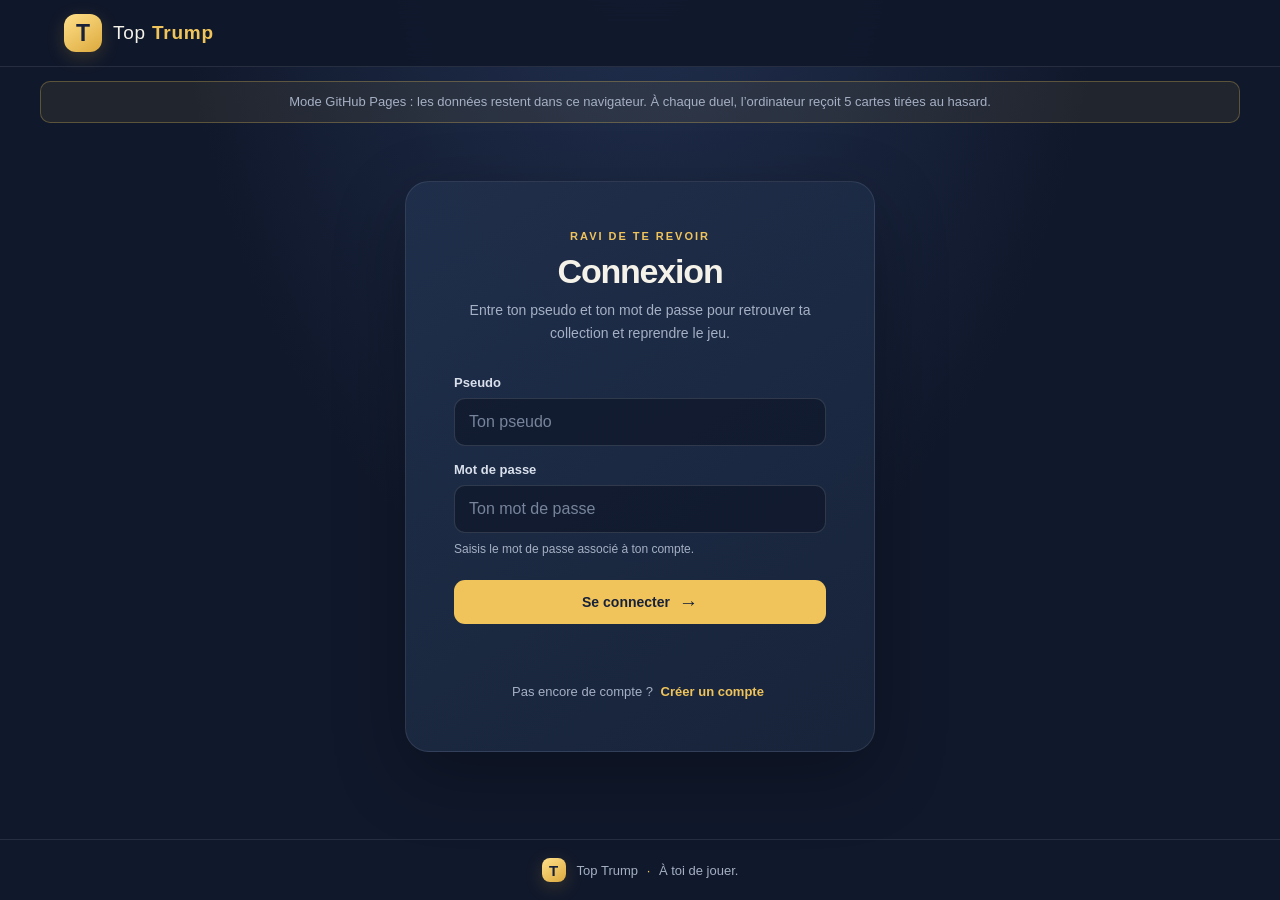
<file: docs/index.html>
<!DOCTYPE html>
<html lang="fr">
<head>
  <meta charset="UTF-8">
  <meta name="viewport" content="width=device-width, initial-scale=1">
  <title>Top Trump - Accueil</title>
  <link rel="stylesheet" href="css/style.css?v=20261027-progress">
  <script src="js/static-api.js?v=20261027-progression"></script>
  </head>
<body>
  <header class="site-header">
    <a class="brand" href="index.html" aria-label="Top Trump, accueil">
      <span class="brand-mark" aria-hidden="true">T</span>
      <span class="brand-name">Top <strong>Trump</strong></span>
    </a>
    <nav class="site-nav" id="main-nav" aria-label="Navigation principale" hidden>
      <a href="index.html" aria-current="page">Accueil</a>
      <a href="collection.html">Mes cartes</a>
      <a href="cards.html">Toutes les cartes</a>
      <a href="deck.html">Préparer un duel</a>
      <a href="activity.html">Journal</a>
    </nav>
  </header>
  <aside class="static-mode-notice" role="note">Mode GitHub Pages : les données restent dans ce navigateur. À chaque duel, l’ordinateur reçoit 5 cartes tirées au hasard.</aside>
  <main class="site-main">

<div id="auth-box">
  <section id="login-box" class="auth-panel">
    <div class="panel-heading">
      <span class="eyebrow">RAVI DE TE REVOIR</span>
      <h1>Connexion</h1>
      <p>Entre ton pseudo et ton mot de passe pour retrouver ta collection et reprendre le jeu.</p>
    </div>
    <form id="login-form">
      <label class="field-label" for="login-pseudo">Pseudo</label>
      <input type="text" id="login-pseudo" placeholder="Ton pseudo" maxlength="50" autocomplete="username" required>
      <label class="field-label" for="login-password">Mot de passe</label>
      <input type="password" id="login-password" placeholder="Ton mot de passe" minlength="8" maxlength="72" autocomplete="current-password" aria-describedby="login-password-help" required>
      <small class="field-help" id="login-password-help">Saisis le mot de passe associé à ton compte.</small>
      <div class="auth-actions">
        <button class="button-primary" type="submit">Se connecter <span aria-hidden="true">→</span></button>
      </div>
    </form>
    <div id="login-message" class="message" role="status" aria-live="polite"></div>
    <p class="auth-switch">Pas encore de compte ? <button class="text-button" type="button" data-auth-mode="register">Créer un compte</button></p>
  </section>

  <section id="register-box" class="auth-panel" hidden>
    <div class="panel-heading">
      <span class="eyebrow">REJOINS L’ARÈNE</span>
      <h1>Créer un compte</h1>
      <p>Crée ton profil avec un pseudo et un mot de passe. Tu pourras ensuite collectionner des cartes et jouer des duels.</p>
    </div>
    <form id="register-form">
      <label class="field-label" for="register-pseudo">Pseudo</label>
      <input type="text" id="register-pseudo" placeholder="Choisis ton pseudo" maxlength="50" autocomplete="username" required>
      <label class="field-label" for="register-password">Mot de passe</label>
      <input type="password" id="register-password" placeholder="Au moins 8 caractères" minlength="8" maxlength="72" autocomplete="new-password" aria-describedby="register-password-help" required>
      <small class="field-help" id="register-password-help">Choisis un mot de passe de 8 caractères minimum.</small>
      <div class="auth-actions">
        <button class="button-primary" type="submit">Créer mon compte <span aria-hidden="true">→</span></button>
      </div>
    </form>
    <div id="register-message" class="message" role="status" aria-live="polite"></div>
    <p class="auth-switch">Tu as déjà un compte ? <button class="text-button" type="button" data-auth-mode="login">Se connecter</button></p>
  </section>
</div>
<div id="game-box">
  <div class="welcome-panel">
    <div>
      <span class="eyebrow">ESPACE JOUEUR</span>
      <h1>Bienvenue, <span id="pseudo-affiche"></span></h1>
      <p>Ouvre un pack pour obtenir des cartes, puis lance une partie contre l’ordinateur.</p>
    </div>
    <button class="button-secondary" id="logout-btn" type="button">Se déconnecter</button>
  </div>

  <div class="action-grid">
    <button class="action-card" id="pack-btn" type="button">
      <span class="action-icon" aria-hidden="true">✦</span>
      <span class="action-title">Ouvrir un pack</span>
      <span class="action-description" id="pack-btn-description">Ajoute 5 cartes aléatoires à ta collection. Un pack est disponible toutes les 20 minutes.</span>
    </button>
    <button class="action-card action-card-featured" id="find-match-btn" type="button">
      <span class="action-icon" aria-hidden="true">⚔</span>
      <span class="action-title">Préparer un duel</span>
      <span class="action-description">Choisis 5 cartes de ta collection avant d’affronter l’ordinateur.</span>
    </button>
  </div>

  <section id="progress-panel" class="progress-panel" aria-labelledby="progress-title" hidden>
    <div class="progress-heading">
      <div>
        <span class="eyebrow">TES OBJECTIFS</span>
        <h2 id="progress-title">Missions et collection</h2>
      </div>
      <p id="bonus-pack-count" class="bonus-pack-count"></p>
    </div>
    <div class="collection-progress">
      <div class="collection-progress-label">
        <h3>Collection</h3>
        <p id="collection-progress-label"></p>
      </div>
      <div class="progress-track" role="progressbar" aria-label="Progression de la collection">
        <span id="collection-progress-bar"></span>
      </div>
    </div>
    <div id="missions-grid" class="missions-grid" aria-live="polite"></div>
    <div class="badge-section">
      <h3>Badges de collection</h3>
      <div id="collection-badges" class="collection-badges"></div>
    </div>
  </section>

  <p id="message" class="message" role="status" aria-live="polite"></p>
  <section id="opened-pack" class="opened-pack" aria-labelledby="opened-pack-title" hidden>
    <div class="section-heading">
      <span class="eyebrow">NOUVELLES CARTES</span>
      <h2 id="opened-pack-title">Cartes obtenues dans ce pack</h2>
    </div>
    <div id="opened-pack-cards" class="opened-pack-cards"></div>
  </section>
  <p class="dashboard-help">Retrouve tes cartes et le catalogue complet dans le menu en haut de la page.</p>
</div>

<script src="js/onboarding.js?v=20261027-deck-guide-3"></script>
<script src="js/script.js?v=20261027-progress"></script>

  </main>
  <footer class="site-footer">
    <span class="footer-mark" aria-hidden="true">T</span>
    <p>Top Trump <span>·</span> À toi de jouer.</p>
  </footer>
  <script src="js/header.js" defer></script>
</body>
</html>
</file>
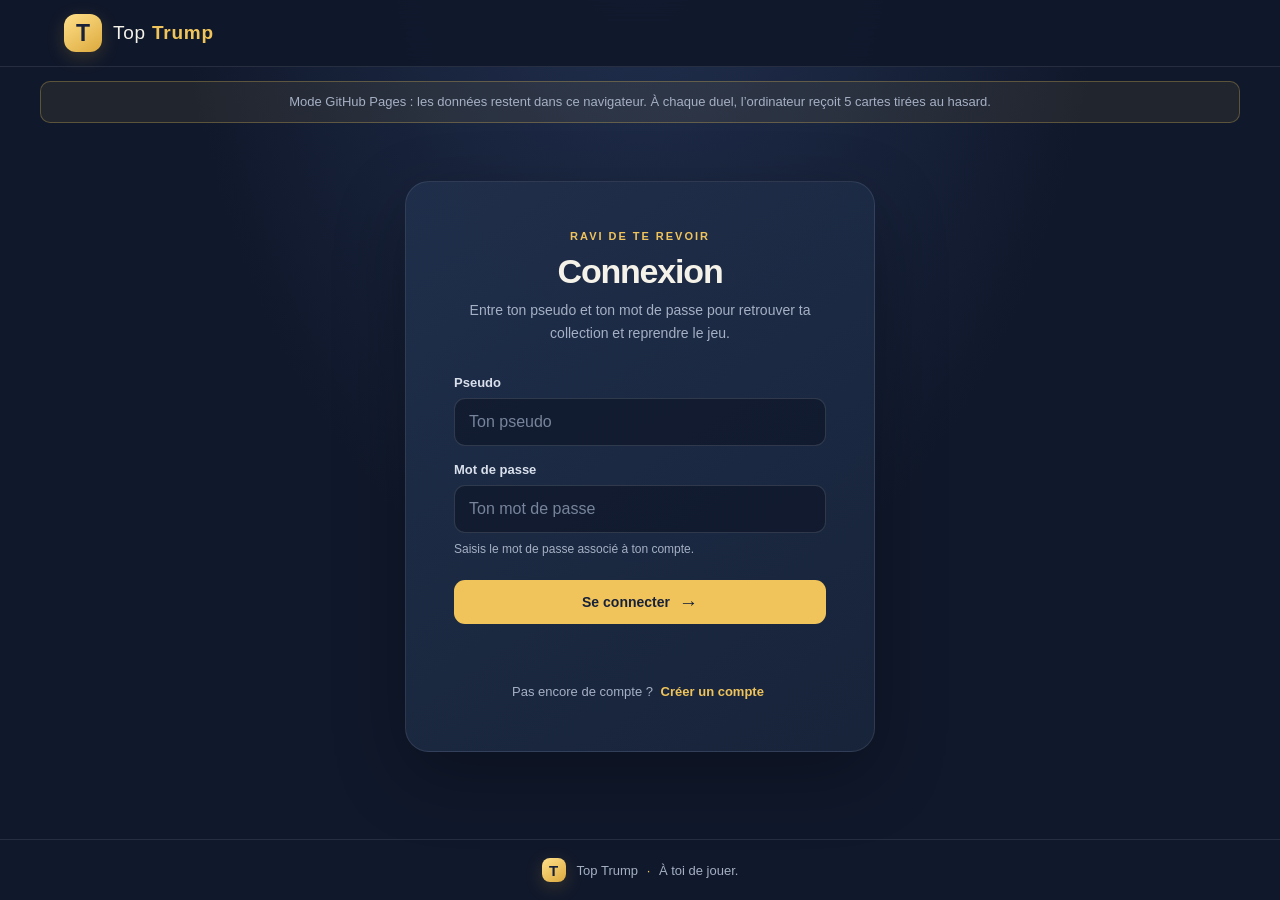
<file: docs/activity.html>
<!DOCTYPE html>
<html lang="fr">
<head>
  <meta charset="UTF-8">
  <meta name="viewport" content="width=device-width, initial-scale=1">
  <title>Journal d’activité - Top Trump</title>
  <link rel="stylesheet" href="css/style.css">
  <script src="js/static-api.js?v=20261027-progression"></script>
      <link rel="stylesheet" href="css/activity.css">
  </head>
<body>
  <header class="site-header">
    <a class="brand" href="index.html" aria-label="Top Trump, accueil">
      <span class="brand-mark" aria-hidden="true">T</span>
      <span class="brand-name">Top <strong>Trump</strong></span>
    </a>
    <nav class="site-nav" id="main-nav" aria-label="Navigation principale" hidden>
      <a href="index.html">Accueil</a>
      <a href="collection.html">Mes cartes</a>
      <a href="cards.html">Toutes les cartes</a>
      <a href="deck.html">Préparer un duel</a>
      <a href="activity.html" aria-current="page">Journal</a>
    </nav>
  </header>
  <aside class="static-mode-notice" role="note">Mode GitHub Pages : les données restent dans ce navigateur. À chaque duel, l’ordinateur reçoit 5 cartes tirées au hasard.</aside>
  <main class="site-main">

<section class="activity-page" aria-labelledby="activity-title">
  <div class="cards-heading">
    <div>
      <span class="eyebrow">TON HISTORIQUE</span>
      <h1 id="activity-title">Journal d’activité</h1>
      <p>Retrouve ici tes connexions, les cartes obtenues et le déroulement de tes duels.</p>
    </div>
    <a class="button-secondary cards-back-link" href="index.html">Retour à l’accueil</a>
  </div>

  <p id="activity-status" class="collection-empty" role="status" aria-live="polite">Chargement de ton journal...</p>
  <ol id="activity-list" class="activity-list" aria-label="Activités récentes"></ol>
</section>

<script src="js/activity.js"></script>
  </main>
  <footer class="site-footer">
    <span class="footer-mark" aria-hidden="true">T</span>
    <p>Top Trump <span>·</span> À toi de jouer.</p>
  </footer>
  <script src="js/header.js" defer></script>
</body>
</html>
</file>
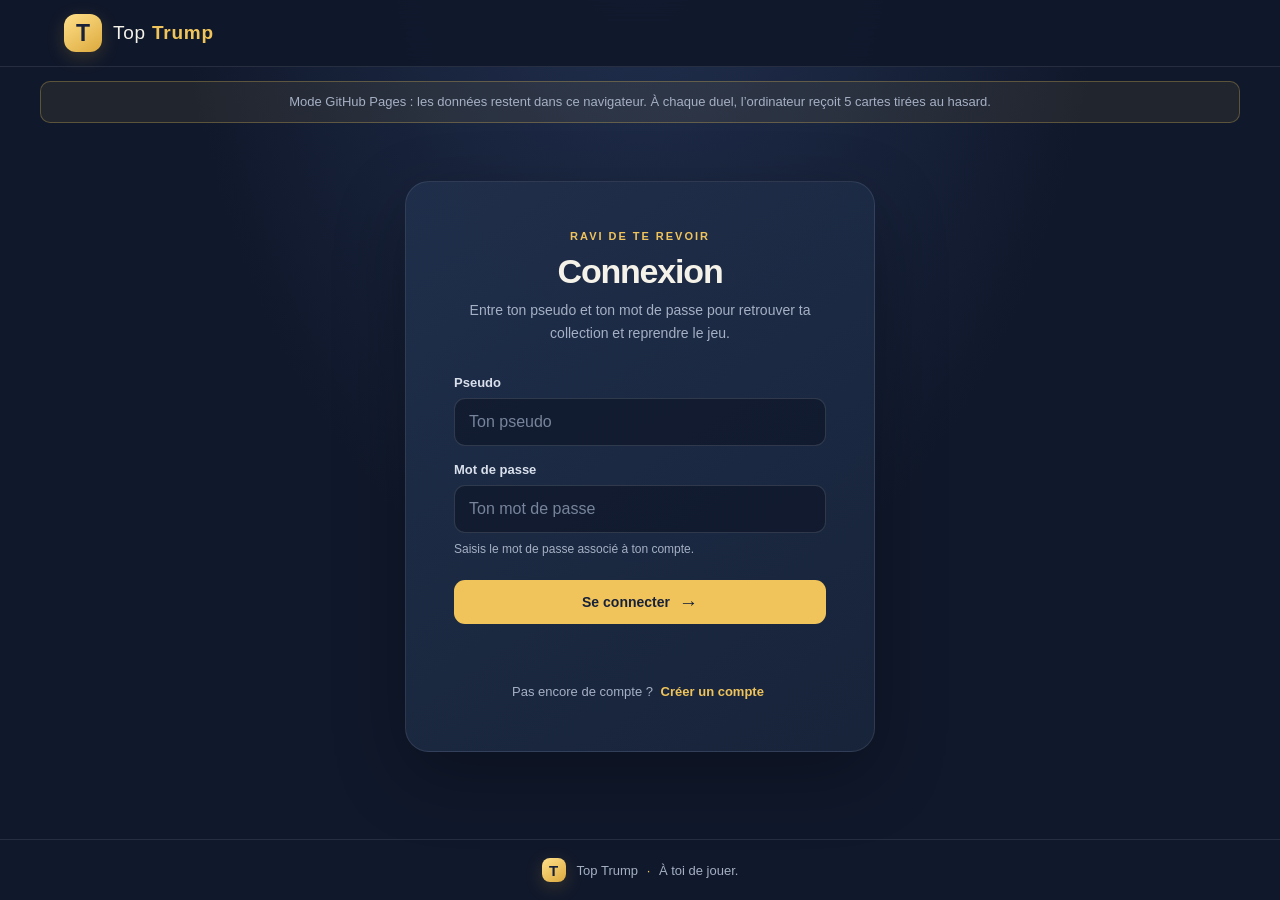
<file: docs/cards.html>
<!DOCTYPE html>
<html lang="fr">
<head>
  <meta charset="UTF-8">
  <meta name="viewport" content="width=device-width, initial-scale=1">
  <title>Toutes les cartes - Top Trump</title>
  <link rel="stylesheet" href="css/style.css?v=20261027-progress">
  <script src="js/static-api.js?v=20261027-progression"></script>
      <link rel="stylesheet" href="css/cards.css">
  </head>
<body>
  <header class="site-header">
    <a class="brand" href="index.html" aria-label="Top Trump, accueil">
      <span class="brand-mark" aria-hidden="true">T</span>
      <span class="brand-name">Top <strong>Trump</strong></span>
    </a>
    <nav class="site-nav" id="main-nav" aria-label="Navigation principale" hidden>
      <a href="index.html">Accueil</a>
      <a href="collection.html">Mes cartes</a>
      <a href="cards.html" aria-current="page">Toutes les cartes</a>
      <a href="deck.html">Préparer un duel</a>
      <a href="activity.html">Journal</a>
    </nav>
  </header>
  <aside class="static-mode-notice" role="note">Mode GitHub Pages : les données restent dans ce navigateur. À chaque duel, l’ordinateur reçoit 5 cartes tirées au hasard.</aside>
  <main class="site-main">

<section class="cards-page" aria-labelledby="cards-title">
  <div class="cards-heading">
    <div>
      <span class="eyebrow">LE CATALOGUE</span>
      <h1 id="cards-title">Toutes les cartes</h1>
      <p id="cards-description">Chargement du catalogue...</p>
    </div>
    <a class="button-secondary cards-back-link" href="index.html">Retour à l’accueil</a>
  </div>
  <p class="page-help">Les notes vont de 20 à 100. Pendant un duel, choisis une caractéristique : la note la plus élevée remporte la manche.</p>
  <p id="cards-message" class="collection-empty" role="status" aria-live="polite"></p>
  <div id="cards-grid" class="cards-grid"></div>
</section>

<script src="js/onboarding.js?v=20261027-deck-guide-3"></script>
<script src="js/cards.js?v=20261006-1"></script>
  </main>
  <footer class="site-footer">
    <span class="footer-mark" aria-hidden="true">T</span>
    <p>Top Trump <span>·</span> À toi de jouer.</p>
  </footer>
  <script src="js/header.js" defer></script>
</body>
</html>
</file>
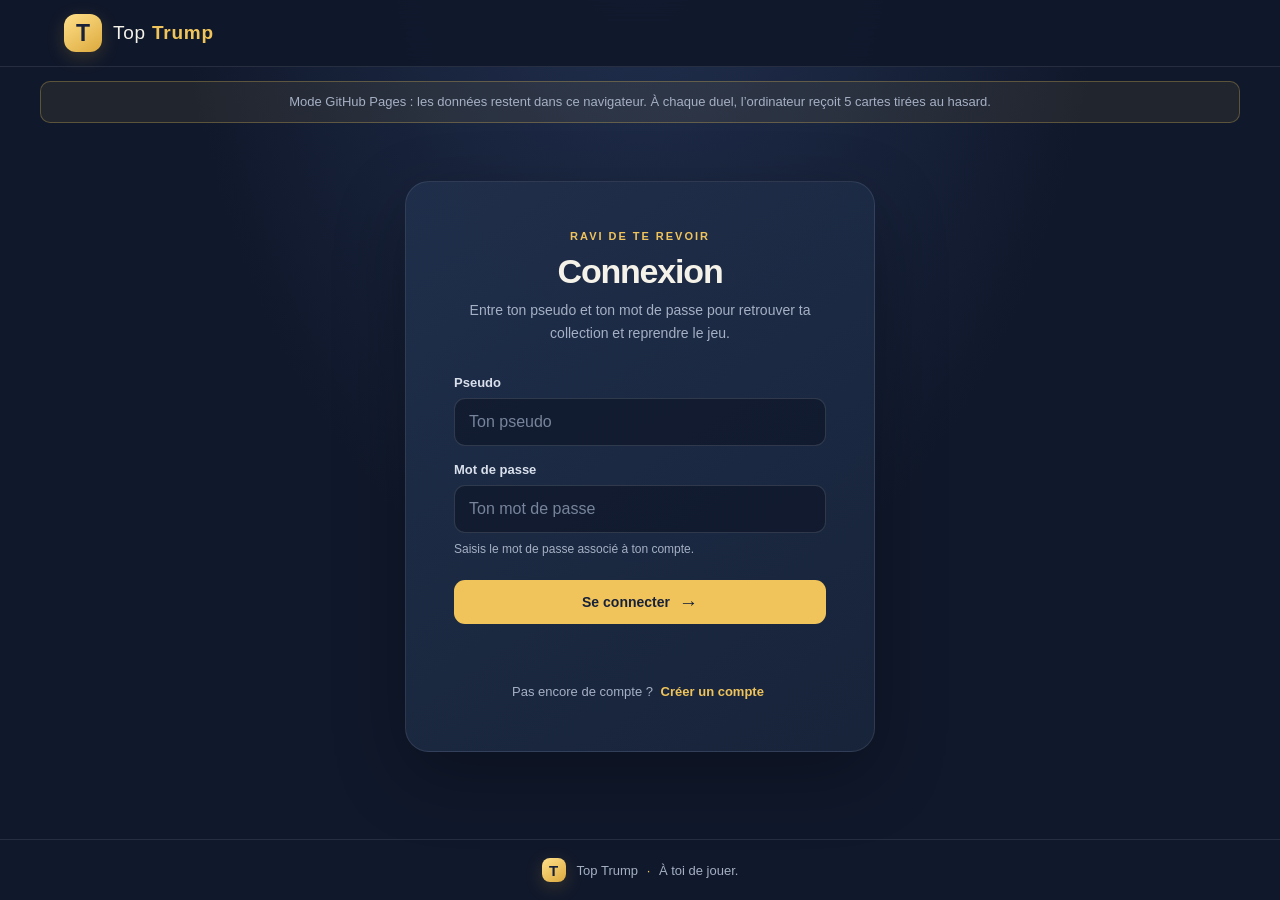
<file: docs/collection.html>
<!DOCTYPE html>
<html lang="fr">
<head>
  <meta charset="UTF-8">
  <meta name="viewport" content="width=device-width, initial-scale=1">
  <title>Mes cartes - Top Trump</title>
  <link rel="stylesheet" href="css/style.css?v=20261027-progress">
  <script src="js/static-api.js?v=20261027-progression"></script>
      <link rel="stylesheet" href="css/cards.css">
  </head>
<body>
  <header class="site-header">
    <a class="brand" href="index.html" aria-label="Top Trump, accueil">
      <span class="brand-mark" aria-hidden="true">T</span>
      <span class="brand-name">Top <strong>Trump</strong></span>
    </a>
    <nav class="site-nav" id="main-nav" aria-label="Navigation principale" hidden>
      <a href="index.html">Accueil</a>
      <a href="collection.html" aria-current="page">Mes cartes</a>
      <a href="cards.html">Toutes les cartes</a>
      <a href="deck.html">Préparer un duel</a>
      <a href="activity.html">Journal</a>
    </nav>
  </header>
  <aside class="static-mode-notice" role="note">Mode GitHub Pages : les données restent dans ce navigateur. À chaque duel, l’ordinateur reçoit 5 cartes tirées au hasard.</aside>
  <main class="site-main">

<section class="player-collection-page" aria-labelledby="player-collection-title">
  <div class="cards-heading">
    <div>
      <span class="eyebrow">TA COLLECTION</span>
      <h1 id="player-collection-title">Mes cartes</h1>
      <p id="collection-description">Chargement de ta collection...</p>
    </div>
    <a class="button-secondary cards-back-link" href="index.html">Retour à mon espace</a>
  </div>
  <p class="page-help">Voici les cartes que tu as obtenues. Le badge sur une carte indique combien d’exemplaires tu possèdes.</p>
  <p id="collection-message" class="collection-empty" role="status" aria-live="polite"></p>
  <div id="player-cards-grid" class="player-cards-grid"></div>
</section>

<script src="js/onboarding.js?v=20261027-deck-guide-3"></script>
<script src="js/player-collection.js"></script>
  </main>
  <footer class="site-footer">
    <span class="footer-mark" aria-hidden="true">T</span>
    <p>Top Trump <span>·</span> À toi de jouer.</p>
  </footer>
  <script src="js/header.js" defer></script>
</body>
</html>
</file>
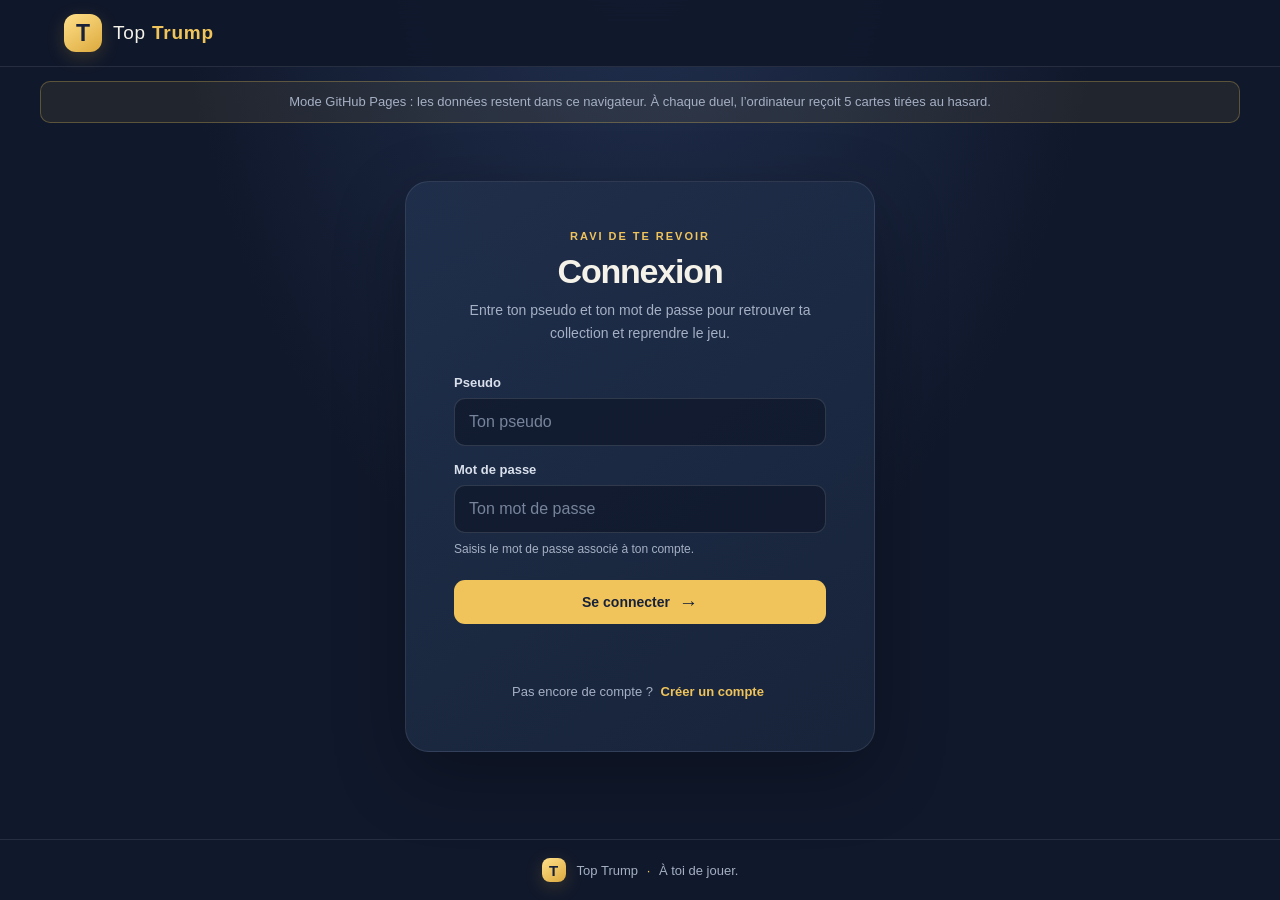
<file: docs/deck.html>
<!DOCTYPE html>
<html lang="fr">
<head>
  <meta charset="UTF-8">
  <meta name="viewport" content="width=device-width, initial-scale=1">
  <title>Choisir les cartes du duel - Top Trump</title>
  <link rel="stylesheet" href="css/style.css?v=20261027-progress">
  <script src="js/static-api.js?v=20261027-progression"></script>
      <link rel="stylesheet" href="css/cards.css">
      <link rel="stylesheet" href="css/deck.css?v=20261027-recommended-cards">
  </head>
<body>
  <header class="site-header">
    <a class="brand" href="index.html" aria-label="Top Trump, accueil">
      <span class="brand-mark" aria-hidden="true">T</span>
      <span class="brand-name">Top <strong>Trump</strong></span>
    </a>
    <nav class="site-nav" id="main-nav" aria-label="Navigation principale" hidden>
      <a href="index.html">Accueil</a>
      <a href="collection.html">Mes cartes</a>
      <a href="cards.html">Toutes les cartes</a>
      <a href="deck.html" aria-current="page">Préparer un duel</a>
      <a href="activity.html">Journal</a>
    </nav>
  </header>
  <aside class="static-mode-notice" role="note">Mode GitHub Pages : les données restent dans ce navigateur. À chaque duel, l’ordinateur reçoit 5 cartes tirées au hasard.</aside>
  <main class="site-main">

<section class="duel-deck-page" aria-labelledby="duel-deck-title">
  <div class="cards-heading">
    <div>
      <span class="eyebrow">PRÉPARATION DU DUEL</span>
      <h1 id="duel-deck-title">Choisis tes 5 cartes</h1>
      <p>Ajoute cinq cartes différentes à ta main avec le bouton + de chaque carte. Elles seront mélangées et jouées dans un ordre aléatoire.</p>
    </div>
    <a class="button-secondary cards-back-link" href="index.html">Retour à l’accueil</a>
  </div>

  <div id="deck-selection-toolbar" class="deck-selection-toolbar">
    <p id="deck-selection-count" role="status" aria-live="polite" aria-label="Chargement de ta main">Chargement de ta collection...</p>
    <div class="deck-toolbar-actions">
      <button id="recommend-cards-btn" class="button-secondary" type="button" disabled>Choisir les cartes recommandées</button>
      <button id="start-duel-btn" class="button-primary" type="button" disabled>Choisir 5 cartes pour continuer</button>
    </div>
  </div>
  <p class="deck-recommendation-help">La recommandation sélectionne les cinq cartes que tu possèdes avec le meilleur total de caractéristiques. Tu peux ensuite modifier ta main.</p>

  <p id="deck-selection-message" class="collection-empty" role="status" aria-live="polite"></p>
  <div id="deck-cards-grid" class="cards-grid"></div>
</section>

<script src="js/onboarding.js?v=20261027-deck-guide-3"></script>
<script src="js/deck-selection.js?v=20261027-recommended-cards"></script>
  </main>
  <footer class="site-footer">
    <span class="footer-mark" aria-hidden="true">T</span>
    <p>Top Trump <span>·</span> À toi de jouer.</p>
  </footer>
  <script src="js/header.js" defer></script>
</body>
</html>
</file>
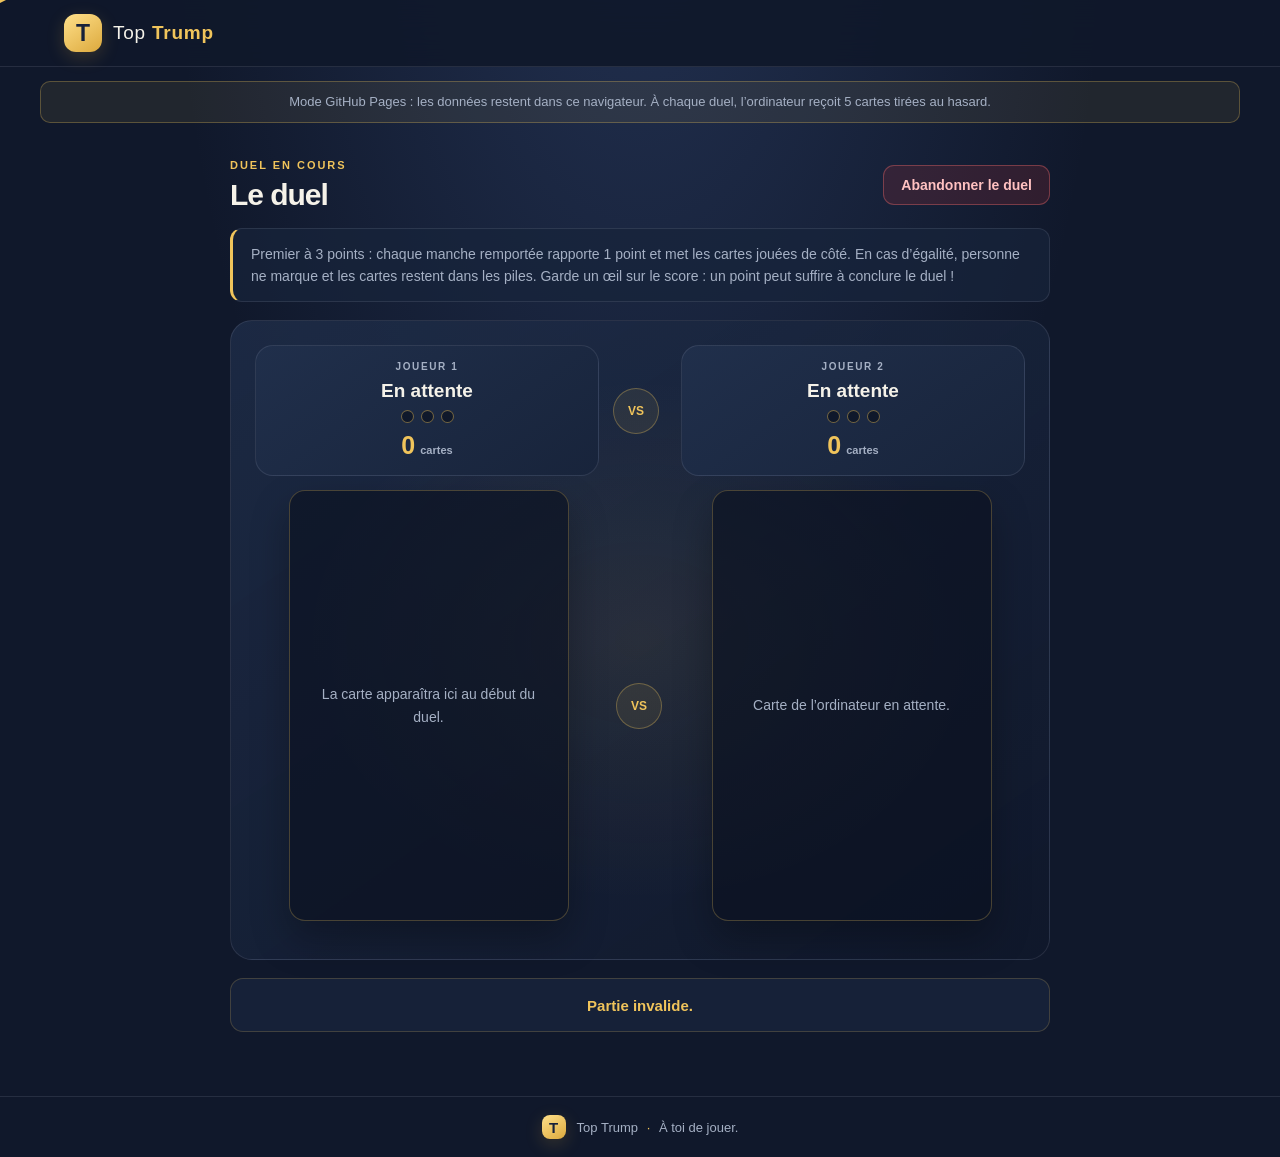
<file: docs/game.html>
<!DOCTYPE html>
<html lang="fr">
<head>
  <meta charset="UTF-8">
  <meta name="viewport" content="width=device-width, initial-scale=1">
  <title>Top Trump - Partie</title>
  <link rel="stylesheet" href="css/style.css?v=20261027-progress">
  <script src="js/static-api.js?v=20261027-progression"></script>
      <link rel="stylesheet" href="css/game.css?v=20261027-progress">
  </head>
<body>
  <header class="site-header">
    <a class="brand" href="index.html" aria-label="Top Trump, accueil">
      <span class="brand-mark" aria-hidden="true">T</span>
      <span class="brand-name">Top <strong>Trump</strong></span>
    </a>
    <nav class="site-nav" id="main-nav" aria-label="Navigation principale" hidden>
      <a href="index.html">Accueil</a>
      <a href="collection.html">Mes cartes</a>
      <a href="cards.html">Toutes les cartes</a>
      <a href="deck.html">Préparer un duel</a>
      <a href="activity.html">Journal</a>
    </nav>
  </header>
  <aside class="static-mode-notice" role="note">Mode GitHub Pages : les données restent dans ce navigateur. À chaque duel, l’ordinateur reçoit 5 cartes tirées au hasard.</aside>
  <main class="site-main">

<div class="game-toolbar">
  <div>
    <span class="eyebrow">DUEL EN COURS</span>
    <h1 class="game-title">Le duel</h1>
  </div>
  <div class="game-toolbar-actions">
    <button class="button-danger" id="surrender-btn" type="button">Abandonner le duel</button>
  </div>
</div>

<p id="duel-help" class="page-help duel-help">Premier à 3 points : chaque manche remportée rapporte 1 point et met les cartes jouées de côté. En cas d’égalité, personne ne marque et les cartes restent dans les piles. Garde un œil sur le score : un point peut suffire à conclure le duel !</p>

<section id="game-over" class="game-over-panel" aria-live="polite" hidden>
  <div>
    <span class="eyebrow">FIN DU DUEL</span>
    <h2 id="game-over-text" tabindex="-1"></h2>
    <p>Le premier joueur à 3 points remporte la partie.</p>
  </div>
  <section id="duel-progress-summary" class="duel-progress-summary" aria-labelledby="duel-progress-title">
    <h3 id="duel-progress-title">Ta progression</h3>
    <p id="duel-progress-message" role="status" aria-live="polite">Mise à jour de tes missions...</p>
  </section>
  <section id="reward-selection" class="reward-selection" aria-labelledby="reward-selection-title" hidden>
    <h3 id="reward-selection-title">Choisis une carte à voler</h3>
    <p>Tu peux voler une seule carte parmi les cinq cartes de l’ordinateur.</p>
    <div id="reward-cards" class="reward-cards"></div>
    <p id="reward-message" class="reward-message" role="status" aria-live="polite"></p>
    <button id="claim-reward-btn" class="button-primary" type="button" disabled>Voler cette carte</button>
  </section>
  <div class="game-over-actions">
    <a class="button-primary game-home-link" href="index.html">Retour à l’accueil</a>
    <a class="button-secondary game-rematch-link" href="deck.html">Préparer un autre duel</a>
  </div>
</section>

<section id="duel-arena" class="duel-arena" aria-label="Cartes du duel">
  <section id="scoreboard" class="duel-scoreboard" aria-label="Joueurs et cartes restantes">
    <article id="player1-score" class="score-box">
      <span class="player-label">JOUEUR 1</span>
      <span id="p1-pseudo" class="player-name">En attente</span>
      <span id="p1-score-track" class="score-track" role="img" aria-label="0 point sur 3">
        <span class="score-pip"></span><span class="score-pip"></span><span class="score-pip"></span>
      </span>
      <span class="count"><span id="p1-count">0</span><small>cartes</small></span>
    </article>
    <span id="scoreboard-vs" class="vs" aria-hidden="true">VS</span>
    <article id="player2-score" class="score-box">
      <span class="player-label">JOUEUR 2</span>
      <span id="p2-pseudo" class="player-name">En attente</span>
      <span id="p2-score-track" class="score-track" role="img" aria-label="0 point sur 3">
        <span class="score-pip"></span><span class="score-pip"></span><span class="score-pip"></span>
      </span>
      <span class="count"><span id="p2-count">0</span><small>cartes</small></span>
    </article>
  </section>

  <article id="player1-panel" class="duel-card-panel">
    <div id="player1-card" class="duel-card-slot" aria-live="polite">
      <p class="card-placeholder">La carte apparaîtra ici au début du duel.</p>
    </div>
  </article>
  <div id="arena-vs" class="arena-vs" aria-hidden="true">VS</div>
  <article id="player2-panel" class="duel-card-panel">
    <div id="player2-card" class="duel-card-slot" aria-live="polite">
      <p class="card-placeholder">Carte de l’ordinateur en attente.</p>
    </div>
  </article>

  <section id="round-result" aria-live="polite" hidden></section>
</section>

<div id="turn-info" class="turn-banner" role="status" aria-live="polite">Connexion à la partie...</div>

<section id="attribute-choice" hidden>
  <div class="section-heading">
    <span class="eyebrow">À TOI DE CHOISIR</span>
    <h2>Choisis une caractéristique</h2>
    <p class="section-description">Sélectionne celle où tu penses que ta carte aura la meilleure note.</p>
  </div>
  <button class="attr-btn" type="button" data-attr="force">Force</button>
  <button class="attr-btn" type="button" data-attr="vitesse">Vitesse</button>
  <button class="attr-btn" type="button" data-attr="taille">Taille</button>
  <button class="attr-btn" type="button" data-attr="dangerosite">Dangerosité</button>
  <button class="attr-btn" type="button" data-attr="intelligence">Intelligence</button>
</section>

  </main>
  <div id="tutorial-backdrop" class="tutorial-backdrop" hidden></div>
  <svg id="tutorial-arrow" class="tutorial-arrow" aria-hidden="true" hidden>
    <defs>
      <marker id="tutorial-arrowhead" markerWidth="10" markerHeight="10" refX="8" refY="5" orient="auto">
        <path d="M0,0 L10,5 L0,10 z"></path>
      </marker>
    </defs>
    <line id="tutorial-arrow-line" marker-end="url(#tutorial-arrowhead)"></line>
  </svg>
  <section id="match-tutorial" class="match-tutorial" role="dialog" aria-modal="true" aria-labelledby="tutorial-title" aria-describedby="tutorial-description" hidden>
    <p id="tutorial-step-label" class="eyebrow"></p>
    <h2 id="tutorial-title"></h2>
    <p id="tutorial-description"></p>
    <p id="tutorial-error" class="tutorial-error" role="status" aria-live="polite"></p>
    <div class="tutorial-actions">
      <button id="tutorial-skip" class="button-secondary" type="button">Passer</button>
      <button id="tutorial-previous" class="button-secondary" type="button">Précédent</button>
      <button id="tutorial-next" class="button-primary" type="button">Suivant</button>
    </div>
  </section>
  <script src="js/game.js?v=20261027-progress"></script>
  <footer class="site-footer">
    <span class="footer-mark" aria-hidden="true">T</span>
    <p>Top Trump <span>·</span> À toi de jouer.</p>
  </footer>
  <script src="js/header.js" defer></script>
</body>
</html>
</file>
<file: docs/css/style.css>
:root {
  color-scheme: dark;
  --page: #10182b;
  --surface: #18243b;
  --surface-raised: #202f4b;
  --line: rgba(229, 237, 255, 0.1);
  --text: #f5f2e9;
  --muted: #a5b0c4;
  --gold: #f0c45b;
  --gold-deep: #dca93d;
  --navy: #17213a;
  --radius: 18px;
}

* {
  box-sizing: border-box;
}

body {
  min-height: 100vh;
  margin: 0;
  display: flex;
  flex-direction: column;
  align-items: center;
  background:
    radial-gradient(ellipse at 50% -15%, rgba(71, 99, 157, 0.34), transparent 52%),
    var(--page);
  color: var(--text);
  font-family: Inter, "Segoe UI", Verdana, Arial, sans-serif;
}

.site-header {
  position: sticky;
  top: 0;
  z-index: 20;
  width: 100%;
  display: flex;
  align-items: center;
  justify-content: space-between;
  gap: 20px;
  padding: 14px 5vw;
  border-bottom: 1px solid var(--line);
  background: rgba(16, 24, 43, 0.92);
  backdrop-filter: blur(16px);
}

.static-mode-notice {
  width: min(100% - 32px, 1200px);
  margin: 14px auto 0;
  padding: 10px 14px;
  border: 1px solid rgba(240, 196, 91, 0.28);
  border-radius: 10px;
  background: rgba(240, 196, 91, 0.08);
  color: var(--muted);
  font-size: 13px;
  line-height: 1.5;
  text-align: center;
}

.brand {
  display: inline-flex;
  align-items: center;
  gap: 11px;
  color: var(--text);
  text-decoration: none;
}

.brand-mark,
.footer-mark {
  display: grid;
  place-items: center;
  width: 38px;
  height: 38px;
  border-radius: 12px;
  background: linear-gradient(145deg, #ffe08a, var(--gold-deep));
  color: var(--navy);
  font-size: 23px;
  font-weight: 900;
  box-shadow: 0 5px 18px rgba(220, 169, 61, 0.2);
}

.brand-name {
  font-size: 19px;
  letter-spacing: 0.04em;
}

.brand-name strong {
  color: var(--gold);
}

.site-nav a {
  display: inline-flex;
  align-items: center;
  min-height: 40px;
  padding: 9px 14px;
  border: 1px solid var(--line);
  border-radius: 10px;
  color: var(--muted);
  font-size: 13px;
  font-weight: 700;
  text-decoration: none;
  transition: color 160ms ease, border-color 160ms ease, background 160ms ease;
}

.site-nav a:hover,
.site-nav a[aria-current="page"] {
  border-color: rgba(240, 196, 91, 0.4);
  background: rgba(240, 196, 91, 0.08);
  color: var(--gold);
}

.site-nav {
  display: flex;
  align-items: center;
  gap: 8px;
}

.site-nav a {
  white-space: nowrap;
}

.site-nav[hidden] {
  display: none;
}

.site-main {
  width: min(100% - 36px, 920px);
  flex: 1;
  display: flex;
  flex-direction: column;
  align-items: center;
  padding: 36px 0 64px;
}

.onboarding-backdrop,
.onboarding-arrow {
  position: fixed;
  inset: 0;
  width: 100%;
  height: 100%;
}

.onboarding-backdrop {
  z-index: 1000;
  background: rgba(5, 9, 18, 0.62);
  pointer-events: none;
}

.onboarding-highlight {
  position: relative !important;
  z-index: 1001 !important;
  outline: 3px solid var(--gold);
  box-shadow: 0 0 0 9999px rgba(5, 9, 18, 0.35);
}

.onboarding-arrow {
  z-index: 1002;
  overflow: visible;
  pointer-events: none;
}

.onboarding-arrow line {
  stroke: var(--gold);
  stroke-width: 3;
}

.onboarding-arrow marker path {
  fill: var(--gold);
}

.onboarding-dialog {
  position: fixed;
  z-index: 1003;
  width: min(360px, calc(100vw - 32px));
  padding: 20px;
  border: 1px solid rgba(240, 196, 91, 0.7);
  border-radius: 16px;
  background: var(--surface-raised);
  box-shadow: 0 20px 60px rgba(0, 0, 0, 0.5);
}

.onboarding-dialog[hidden] {
  display: none;
}

.onboarding-dialog h2 {
  margin: 6px 0 0;
  color: var(--gold);
  font-size: 21px;
}

.onboarding-dialog > p:not(.eyebrow) {
  margin: 9px 0 0;
  color: var(--muted);
  line-height: 1.55;
}

.onboarding-dialog .onboarding-error {
  color: #ffc1c1;
}

.onboarding-actions {
  display: flex;
  justify-content: flex-end;
  gap: 8px;
  margin-top: 16px;
}

.onboarding-actions button {
  min-height: 40px;
  padding: 8px 12px;
  width: auto;
}

.onboarding-actions button[hidden] {
  display: none;
}

.site-footer {
  width: 100%;
  display: flex;
  align-items: center;
  justify-content: center;
  gap: 11px;
  padding: 18px;
  border-top: 1px solid var(--line);
  color: var(--muted);
  font-size: 13px;
}

.site-footer p {
  margin: 0;
}

.site-footer p span {
  padding: 0 5px;
  color: var(--gold);
}

.footer-mark {
  width: 24px;
  height: 24px;
  border-radius: 8px;
  font-size: 15px;
}

#auth-box,
#game-box {
  width: 100%;
}

.opened-pack {
  margin-top: 32px;
}

.opened-pack .section-heading {
  margin-bottom: 16px;
}

.opened-pack .section-heading h2 {
  margin: 8px 0 0;
}

.opened-pack-cards {
  display: grid;
  grid-template-columns: repeat(auto-fit, minmax(145px, 1fr));
  gap: 16px;
}

.opened-pack-card {
  overflow: hidden;
  border: 1px solid var(--line);
  border-radius: var(--radius);
  background: var(--surface);
  box-shadow: 0 14px 32px rgba(0, 0, 0, 0.2);
}

.opened-pack-card img {
  display: block;
  width: 100%;
  aspect-ratio: 0.78;
  object-fit: cover;
  object-position: center 56%;
}

.opened-pack-card h3 {
  margin: 0;
  padding: 12px;
  color: var(--text);
  font-size: 14px;
}

#auth-box {
  flex: 1;
  display: flex;
  align-items: center;
  justify-content: center;
}

.auth-panel {
  width: min(100%, 470px);
  margin: auto;
  padding: clamp(26px, 6vw, 48px);
  border: 1px solid var(--line);
  border-radius: 24px;
  background: linear-gradient(145deg, rgba(32, 47, 75, 0.96), rgba(24, 36, 59, 0.96));
  box-shadow: 0 24px 70px rgba(0, 0, 0, 0.28);
}

.panel-heading {
  margin-bottom: 30px;
  text-align: center;
}

.eyebrow {
  display: block;
  color: var(--gold);
  font-size: 11px;
  font-weight: 800;
  letter-spacing: 0.18em;
}

.panel-heading h1,
.welcome-panel h1,
.section-heading h2 {
  margin: 10px 0 8px;
  color: var(--text);
  font-size: clamp(25px, 4vw, 34px);
  letter-spacing: -0.035em;
}

.panel-heading p,
.welcome-panel p {
  margin: 0;
  color: var(--muted);
  font-size: 14px;
  line-height: 1.65;
}

.field-label {
  display: block;
  margin: 16px 0 8px;
  color: #d9e0ec;
  font-size: 13px;
  font-weight: 700;
}

.field-help {
  display: block;
  margin-top: 7px;
  color: var(--muted);
  font-size: 12px;
  line-height: 1.5;
}

input[type="text"],
input[type="password"] {
  width: 100%;
  min-height: 48px;
  padding: 12px 14px;
  border: 1px solid rgba(229, 237, 255, 0.14);
  border-radius: 11px;
  outline: none;
  background: rgba(11, 18, 33, 0.55);
  color: var(--text);
  font: inherit;
  transition: border-color 160ms ease, box-shadow 160ms ease;
}

input::placeholder {
  color: #77849b;
}

input:focus {
  border-color: var(--gold);
  box-shadow: 0 0 0 3px rgba(240, 196, 91, 0.13);
}

button {
  min-height: 44px;
  padding: 11px 17px;
  border: 1px solid transparent;
  border-radius: 11px;
  background: var(--gold);
  color: var(--navy);
  font: inherit;
  font-size: 14px;
  font-weight: 800;
  cursor: pointer;
  transition: transform 160ms ease, background 160ms ease, border-color 160ms ease;
}

button:hover:not(:disabled) {
  transform: translateY(-2px);
  background: #ffda79;
}

button:focus-visible,
a:focus-visible {
  outline: 3px solid rgba(240, 196, 91, 0.65);
  outline-offset: 3px;
}

button:disabled {
  background: #665b3d;
  color: #d2c8ae;
  cursor: not-allowed;
}

.auth-actions {
  display: grid;
  gap: 10px;
  margin-top: 22px;
}

.auth-switch {
  margin: 20px 0 0;
  color: var(--muted);
  font-size: 13px;
  text-align: center;
}

.text-button {
  min-height: 0;
  padding: 4px;
  border: 0;
  background: transparent;
  color: var(--gold);
  font: inherit;
  font-weight: 800;
}

.text-button:hover:not(:disabled) {
  transform: none;
  background: transparent;
  color: #ffda79;
  text-decoration: underline;
}

.button-primary {
  display: flex;
  align-items: center;
  justify-content: center;
  gap: 9px;
  width: 100%;
}

.button-primary span {
  font-size: 19px;
  line-height: 0.8;
}

.button-secondary {
  border-color: var(--line);
  background: rgba(255, 255, 255, 0.035);
  color: #dce4f0;
}

.button-secondary:hover:not(:disabled) {
  border-color: rgba(240, 196, 91, 0.45);
  background: rgba(240, 196, 91, 0.1);
  color: var(--gold);
}

.message,
#message,
#login-message {
  min-height: 24px;
  margin: 12px 0;
  color: var(--gold);
  font-size: 14px;
  text-align: center;
}

#login-message {
  margin-bottom: 0;
}

#game-box {
  display: none;
  max-width: 800px;
}

.welcome-panel {
  display: flex;
  align-items: center;
  justify-content: space-between;
  gap: 20px;
  padding: 28px;
  border: 1px solid var(--line);
  border-radius: var(--radius);
  background: linear-gradient(120deg, rgba(32, 47, 75, 0.95), rgba(24, 36, 59, 0.8));
}

.welcome-panel h1 {
  font-size: clamp(24px, 4vw, 32px);
}

.welcome-panel h1 span {
  color: var(--gold);
}

.action-grid {
  display: grid;
  grid-template-columns: repeat(2, minmax(0, 1fr));
  gap: 15px;
  margin-top: 18px;
}

.action-card {
  display: flex;
  min-height: 155px;
  flex-direction: column;
  align-items: flex-start;
  justify-content: center;
  gap: 8px;
  padding: 22px;
  border: 1px solid var(--line);
  background: var(--surface);
  color: var(--text);
  text-align: left;
}

.action-card:hover:not(:disabled) {
  border-color: rgba(240, 196, 91, 0.55);
  background: var(--surface-raised);
}

.action-card-featured {
  border-color: rgba(240, 196, 91, 0.42);
  background: linear-gradient(140deg, rgba(91, 72, 36, 0.65), var(--surface));
}

.action-icon {
  color: var(--gold);
  font-size: 25px;
}

.action-title {
  font-size: 17px;
  font-weight: 800;
}

.action-description {
  color: var(--muted);
  font-size: 13px;
  font-weight: 500;
  line-height: 1.5;
}

.progress-panel {
  display: grid;
  gap: 20px;
  margin-top: 20px;
  padding: 22px;
  border: 1px solid rgba(240, 196, 91, 0.25);
  border-radius: var(--radius);
  background: linear-gradient(145deg, rgba(32, 47, 75, 0.92), rgba(24, 36, 59, 0.88));
}

.progress-panel[hidden] {
  display: none;
}

.progress-heading,
.collection-progress-label {
  display: flex;
  align-items: center;
  justify-content: space-between;
  gap: 14px;
}

.progress-heading h2 {
  margin: 7px 0 0;
  font-size: 22px;
}

.bonus-pack-count {
  margin: 0;
  color: var(--gold);
  font-size: 13px;
  font-weight: 800;
  text-align: right;
}

.collection-progress-label h3,
.badge-section h3 {
  margin: 0;
  color: var(--text);
  font-size: 15px;
}

.collection-progress-label p {
  margin: 0;
  color: var(--muted);
  font-size: 12px;
}

.progress-track {
  height: 9px;
  overflow: hidden;
  border-radius: 999px;
  background: rgba(5, 9, 18, 0.62);
}

.progress-track > span {
  display: block;
  height: 100%;
  border-radius: inherit;
  background: linear-gradient(90deg, var(--gold-deep), #ffe08a);
  transition: width 240ms ease;
}

.collection-progress > .progress-track {
  margin-top: 10px;
}

.missions-grid {
  display: grid;
  grid-template-columns: repeat(3, minmax(0, 1fr));
  gap: 10px;
}

.mission-card {
  display: flex;
  min-width: 0;
  flex-direction: column;
  align-items: flex-start;
  gap: 10px;
  padding: 14px;
  border: 1px solid var(--line);
  border-radius: 13px;
  background: rgba(11, 18, 33, 0.42);
}

.mission-card h3 {
  margin: 0;
  font-size: 14px;
}

.mission-progress-label {
  min-height: 32px;
  margin: 0;
  color: var(--muted);
  font-size: 12px;
  line-height: 1.4;
}

.mission-progress-track {
  width: 100%;
  height: 6px;
}

.mission-claim-button {
  width: 100%;
  min-height: 38px;
  margin-top: auto;
  padding: 8px;
  font-size: 12px;
}

.badge-section {
  display: grid;
  gap: 10px;
}

.collection-badges {
  display: flex;
  flex-wrap: wrap;
  gap: 8px;
}

.collection-badge {
  display: inline-flex;
  align-items: center;
  gap: 7px;
  padding: 8px 11px;
  border: 1px solid var(--line);
  border-radius: 999px;
  color: var(--muted);
  font-size: 12px;
}

.collection-badge.is-earned {
  border-color: rgba(240, 196, 91, 0.42);
  background: rgba(240, 196, 91, 0.09);
  color: var(--gold);
}

.badge-icon {
  font-size: 16px;
}

.dashboard-help,
.page-help,
.section-description {
  color: var(--muted);
  font-size: 14px;
  line-height: 1.6;
}

.dashboard-help {
  margin: 12px 0 0;
  text-align: center;
}

.collection-section {
  margin-top: 30px;
  padding-top: 24px;
  border-top: 1px solid var(--line);
}

.section-heading h2 {
  margin-top: 7px;
  font-size: 23px;
}

#hand {
  display: flex;
  flex-wrap: wrap;
  justify-content: flex-start;
  gap: 16px;
  min-height: 30px;
  margin-top: 18px;
}

.collection-card {
  position: relative;
  width: min(160px, 42vw);
  padding: 7px;
  border: 1px solid rgba(255, 255, 255, 0.12);
  border-radius: 12px;
  background: var(--surface);
  box-shadow: 0 12px 28px rgba(0, 0, 0, 0.28);
  transition: transform 180ms ease;
}

.collection-card:hover {
  transform: translateY(-5px) rotate(-1deg);
}

.collection-card img {
  display: block;
  width: 100%;
  border-radius: 8px;
}

.collection-card figcaption {
  padding: 9px 3px 4px;
  color: var(--text);
  font-size: 12px;
  font-weight: 700;
  text-align: center;
}

.card-quantity {
  position: absolute;
  top: -8px;
  right: -8px;
  display: grid;
  place-items: center;
  min-width: 27px;
  height: 27px;
  padding: 0 6px;
  border: 2px solid var(--surface);
  border-radius: 999px;
  background: var(--gold);
  color: var(--navy);
  font-size: 12px;
  font-weight: 900;
}

.collection-empty {
  width: 100%;
  padding: 26px;
  border: 1px dashed var(--line);
  border-radius: 14px;
  color: var(--muted);
  text-align: center;
}

@media (max-width: 580px) {
  .site-header {
    flex-wrap: wrap;
    gap: 10px 14px;
    padding: 10px 14px 8px;
  }

  .brand-mark {
    width: 32px;
    height: 32px;
    border-radius: 10px;
    font-size: 19px;
  }

  .brand-name {
    font-size: 17px;
  }

  .site-nav {
    width: 100%;
    gap: 6px;
    overflow-x: auto;
    overscroll-behavior-x: contain;
    padding: 0 0 4px;
    scrollbar-width: thin;
  }

  .site-nav a {
    min-height: 36px;
    padding: 7px 10px;
    font-size: 12px;
  }

  .site-main {
    width: min(100% - 28px, 920px);
    padding: 36px 0 48px;
  }

  .welcome-panel {
    align-items: flex-start;
    flex-direction: column;
    padding: 22px;
  }

  .action-grid {
    grid-template-columns: 1fr;
  }

  .action-card {
    min-height: 130px;
  }

  .progress-panel {
    padding: 18px;
  }

  .progress-heading,
  .collection-progress-label {
    align-items: flex-start;
    flex-direction: column;
  }

  .bonus-pack-count,
  .collection-progress-label p {
    text-align: left;
  }

  .missions-grid {
    grid-template-columns: 1fr;
  }

  .mission-progress-label {
    min-height: 0;
  }
}
</file>
<file: docs/css/activity.css>
.activity-page {
  width: 100%;
}

.activity-page .cards-heading p {
  max-width: 560px;
  line-height: 1.6;
}

.activity-list {
  position: relative;
  display: grid;
  gap: 12px;
  width: 100%;
  margin: 0;
  padding: 0;
  list-style: none;
}

.activity-entry {
  display: grid;
  grid-template-columns: 44px minmax(0, 1fr) auto;
  align-items: center;
  gap: 14px;
  padding: 16px;
  border: 1px solid var(--line);
  border-radius: 14px;
  background: linear-gradient(135deg, rgba(32, 47, 75, 0.8), rgba(24, 36, 59, 0.8));
}

.activity-marker {
  display: grid;
  place-items: center;
  width: 40px;
  height: 40px;
  border: 1px solid rgba(240, 196, 91, 0.25);
  border-radius: 12px;
  background: rgba(240, 196, 91, 0.08);
  color: var(--gold);
  font-size: 20px;
  font-weight: 900;
}

.activity-duel_lost,
.activity-duel_surrendered {
  border-color: rgba(255, 120, 120, 0.25);
  background: rgba(255, 120, 120, 0.08);
  color: #ffb0b0;
}

.activity-duel_won {
  border-color: rgba(126, 220, 166, 0.25);
  background: rgba(126, 220, 166, 0.08);
  color: #9be2b7;
}

.activity-content {
  min-width: 0;
}

.activity-content h2 {
  margin: 0;
  color: var(--text);
  font-size: 15px;
}

.activity-content p {
  margin: 5px 0 0;
  color: var(--muted);
  font-size: 13px;
  line-height: 1.5;
  overflow-wrap: anywhere;
}

.activity-entry time {
  color: var(--muted);
  font-size: 12px;
  text-align: right;
  white-space: nowrap;
}

#activity-status[hidden] {
  display: none;
}

@media (max-width: 620px) {
  .activity-entry {
    grid-template-columns: 40px minmax(0, 1fr);
    gap: 10px;
    padding: 13px;
  }

  .activity-entry time {
    grid-column: 2;
    text-align: left;
  }
}
</file>
<file: docs/css/cards.css>
.cards-page {
  width: 100%;
}

.cards-heading {
  display: flex;
  align-items: flex-end;
  justify-content: space-between;
  gap: 20px;
  margin-bottom: 28px;
}

.cards-heading h1 {
  margin: 9px 0 7px;
  color: var(--text);
  font-size: clamp(28px, 5vw, 40px);
  letter-spacing: -0.04em;
}

.cards-heading p {
  margin: 0;
  color: var(--muted);
}

.player-collection-page > .page-help,
.cards-page > .page-help {
  margin: -12px 0 24px;
}

#cards-message[hidden] {
  display: none;
}

.cards-back-link {
  display: inline-flex;
  align-items: center;
  justify-content: center;
  text-decoration: none;
  white-space: nowrap;
}

.cards-grid {
  display: grid;
  grid-template-columns: repeat(auto-fill, minmax(210px, 1fr));
  gap: 18px;
}

.player-collection-page {
  width: 100%;
}

.player-cards-grid {
  display: flex;
  flex-wrap: wrap;
  justify-content: flex-start;
  gap: 16px;
}

.catalog-card {
  overflow: hidden;
  border: 1px solid var(--line);
  border-radius: var(--radius);
  background: var(--surface);
  box-shadow: 0 14px 32px rgba(0, 0, 0, 0.2);
  transition: transform 180ms ease, border-color 180ms ease;
}

.catalog-card:hover {
  transform: translateY(-4px);
  border-color: rgba(240, 196, 91, 0.45);
}

.catalog-card-image {
  position: relative;
  width: 100%;
  aspect-ratio: 0.78;
  overflow: hidden;
  background: var(--surface-raised);
}

.card-acquired-badge {
  position: absolute;
  z-index: 1;
  top: 12px;
  left: 12px;
  padding: 6px 10px;
  border: 1px solid rgba(240, 196, 91, 0.65);
  border-radius: 999px;
  background: rgba(21, 27, 31, 0.92);
  color: var(--gold);
  font-size: 11px;
  font-weight: 800;
  letter-spacing: 0.04em;
  text-transform: uppercase;
}

.catalog-card-image img {
  display: block;
  width: 100%;
  height: 100%;
  object-fit: cover;
  object-position: center 56%;
  transform: translateY(2px) scale(1.08);
}

.catalog-card-content {
  padding: 16px;
}

.catalog-card h2 {
  margin: 0 0 14px;
  color: var(--text);
  font-size: 17px;
}

.card-stats {
  display: grid;
  gap: 8px;
  margin: 0;
}

.card-stats div {
  display: flex;
  justify-content: space-between;
  gap: 12px;
  padding-bottom: 7px;
  border-bottom: 1px solid var(--line);
  font-size: 12px;
}

.card-stats div:last-child {
  padding-bottom: 0;
  border-bottom: 0;
}

.card-stats dt {
  color: var(--muted);
}

.card-stats dd {
  margin: 0;
  color: var(--gold);
  font-weight: 800;
}

@media (max-width: 580px) {
  .cards-heading {
    align-items: flex-start;
    flex-direction: column;
  }

  .cards-grid {
    grid-template-columns: repeat(auto-fill, minmax(155px, 1fr));
    gap: 12px;
  }

  .catalog-card-content {
    padding: 12px;
  }
}
</file>
<file: docs/css/deck.css>
.duel-deck-page {
  width: 100%;
}

.deck-selection-toolbar {
  position: sticky;
  top: 74px;
  z-index: 10;
  display: flex;
  align-items: center;
  justify-content: space-between;
  gap: 16px;
  margin-bottom: 18px;
  padding: 16px;
  border: 1px solid var(--line);
  border-radius: 14px;
  background: var(--surface);
}

.deck-selection-toolbar p {
  margin: 0;
  color: var(--gold);
  font-weight: 800;
}

.deck-toolbar-actions {
  display: flex;
  flex-wrap: wrap;
  justify-content: flex-end;
  gap: 8px;
}

.deck-toolbar-actions button {
  width: auto;
}

.deck-recommendation-help {
  margin: -7px 0 18px;
  color: var(--muted);
  font-size: 13px;
  line-height: 1.5;
}

.deck-selectable-card {
  transition: border-color 160ms ease, transform 160ms ease;
}

.deck-card-selected {
  border-color: rgba(240, 196, 91, 0.75);
  box-shadow: 0 0 0 2px rgba(240, 196, 91, 0.12), 0 14px 32px rgba(0, 0, 0, 0.2);
}

.deck-owned-count {
  margin: -6px 0 12px;
  color: var(--muted);
  font-size: 12px;
}

.deck-card-controls {
  display: flex;
  align-items: center;
  justify-content: center;
  gap: 14px;
}

.deck-count-button {
  width: 42px;
  min-height: 40px;
  padding: 4px;
  font-size: 20px;
}

.deck-count-button:disabled {
  opacity: 0.45;
}

.deck-card-count {
  min-width: 28px;
  color: var(--gold);
  font-size: 19px;
  font-weight: 800;
  text-align: center;
}

@media (max-width: 580px) {
  .deck-selection-toolbar {
    top: 104px;
    align-items: stretch;
    flex-direction: column;
  }

  .deck-toolbar-actions {
    flex-direction: column;
  }

  .deck-toolbar-actions button {
    width: 100%;
  }
}
</file>
<file: docs/css/game.css>
.game-toolbar,
.duel-help,
#scoreboard,
.duel-arena,
.turn-banner,
#attribute-choice,
#round-result,
#game-over {
  width: min(100%, 820px);
}

.game-toolbar {
  display: flex;
  align-items: center;
  justify-content: space-between;
  gap: 16px;
}

.game-toolbar-actions {
  display: flex;
  flex-wrap: wrap;
  justify-content: flex-end;
  gap: 8px;
}

.game-toolbar-actions button {
  min-height: 40px;
}

.button-danger {
  border-color: rgba(255, 111, 111, 0.35);
  background: rgba(160, 48, 55, 0.22);
  color: #ffc1c1;
}

.button-danger:hover:not(:disabled) {
  border-color: rgba(255, 111, 111, 0.65);
  background: rgba(160, 48, 55, 0.4);
}

.tutorial-backdrop,
.tutorial-arrow {
  position: fixed;
  inset: 0;
  width: 100%;
  height: 100%;
}

.tutorial-backdrop {
  z-index: 1000;
  background: rgba(5, 9, 18, 0.62);
}

.tutorial-highlight {
  position: relative !important;
  z-index: 1001 !important;
  outline: 3px solid var(--gold);
  box-shadow: 0 0 0 9999px rgba(5, 9, 18, 0.35);
}

.tutorial-arrow {
  z-index: 1002;
  overflow: visible;
  pointer-events: none;
}

.tutorial-arrow line {
  stroke: var(--gold);
  stroke-width: 3;
}

.tutorial-arrow marker path {
  fill: var(--gold);
}

.match-tutorial {
  position: fixed;
  z-index: 1003;
  width: min(360px, calc(100vw - 32px));
  padding: 20px;
  border: 1px solid rgba(240, 196, 91, 0.7);
  border-radius: 16px;
  background: var(--surface-raised);
  box-shadow: 0 20px 60px rgba(0, 0, 0, 0.5);
}

.match-tutorial[hidden] {
  display: none;
}

.match-tutorial h2 {
  margin: 6px 0 0;
  color: var(--gold);
  font-size: 21px;
}

.match-tutorial > p:not(.eyebrow) {
  margin: 9px 0 0;
  color: var(--muted);
  line-height: 1.55;
}

.match-tutorial .tutorial-error {
  color: #ffc1c1;
}

.tutorial-actions {
  display: flex;
  justify-content: flex-end;
  gap: 8px;
  margin-top: 16px;
}

.tutorial-actions button {
  min-height: 40px;
  padding: 8px 12px;
  width: auto;
}

.tutorial-actions button[hidden] {
  display: none;
}

.game-title {
  margin: 7px 0 0;
  color: var(--text);
  font-size: 30px;
  letter-spacing: -0.035em;
}

.duel-help {
  margin: 16px 0 0;
  padding: 14px 18px;
  border: 1px solid var(--line);
  border-left: 3px solid var(--gold);
  border-radius: 12px;
  background: rgba(24, 36, 59, 0.7);
}

#scoreboard {
  display: grid;
  grid-template-columns: minmax(0, 1fr) 54px minmax(0, 1fr);
  grid-template-areas: "player1 scoreboard-vs player2";
  align-items: stretch;
  gap: 14px;
  grid-area: scoreboard;
}

#player1-score {
  grid-area: player1;
}

#player2-score {
  grid-area: player2;
}

#scoreboard-vs {
  grid-area: scoreboard-vs;
}

.score-box {
  position: relative;
  display: flex;
  min-width: 0;
  flex-direction: column;
  align-items: center;
  gap: 8px;
  padding: 15px;
  border: 1px solid var(--line);
  border-radius: var(--radius);
  background: linear-gradient(145deg, var(--surface-raised), var(--surface));
  text-align: center;
  transition: border-color 180ms ease, box-shadow 180ms ease, transform 180ms ease;
}

.score-box.is-choosing {
  border-color: rgba(240, 196, 91, 0.75);
  box-shadow: 0 0 0 2px rgba(240, 196, 91, 0.14), 0 14px 32px rgba(0, 0, 0, 0.2);
  transform: translateY(-2px);
}

.player-label {
  color: var(--muted);
  font-size: 10px;
  font-weight: 800;
  letter-spacing: 0.16em;
}

.player-name {
  max-width: 100%;
  overflow: hidden;
  color: var(--text);
  font-size: clamp(15px, 3vw, 19px);
  font-weight: 700;
  text-overflow: ellipsis;
}

.score {
  display: flex;
  align-items: baseline;
  gap: 5px;
  color: var(--gold);
}

.score strong {
  font-size: 28px;
  line-height: 1;
}

.score small {
  color: var(--muted);
  font-size: 11px;
  font-weight: 600;
}

.score-track {
  display: flex;
  gap: 7px;
}

.score-pip {
  width: 13px;
  height: 13px;
  border: 1px solid rgba(240, 196, 91, 0.45);
  border-radius: 50%;
  background: rgba(11, 18, 33, 0.7);
  transition: background 220ms ease, box-shadow 220ms ease, transform 220ms ease;
}

.score-pip.is-earned {
  border-color: var(--gold);
  background: var(--gold);
  box-shadow: 0 0 12px rgba(240, 196, 91, 0.42);
  transform: scale(1.08);
}

.count {
  display: flex;
  align-items: baseline;
  gap: 5px;
  color: var(--gold);
  font-size: 25px;
  font-weight: 800;
}

.count small {
  color: var(--muted);
  font-size: 11px;
  font-weight: 600;
}

.vs,
.arena-vs {
  display: grid;
  place-items: center;
  align-self: center;
  width: 46px;
  height: 46px;
  border: 1px solid rgba(240, 196, 91, 0.32);
  border-radius: 50%;
  background: rgba(240, 196, 91, 0.08);
  color: var(--gold);
  font-size: 12px;
  font-weight: 900;
}

.duel-arena {
  display: grid;
  grid-template-columns: minmax(0, 1fr) 48px minmax(0, 1fr);
  grid-template-areas:
    "scoreboard scoreboard scoreboard"
    "left-card arena-vs right-card"
    "result result result";
  align-items: center;
  gap: 14px;
  margin-top: 18px;
  padding: clamp(14px, 3vw, 24px);
  border: 1px solid var(--line);
  border-radius: 22px;
  background:
    radial-gradient(ellipse at center, rgba(240, 196, 91, 0.08), transparent 58%),
    linear-gradient(145deg, rgba(32, 47, 75, 0.76), rgba(16, 24, 43, 0.9));
}

#player1-panel {
  grid-area: left-card;
}

#player2-panel {
  grid-area: right-card;
}

#arena-vs {
  grid-area: arena-vs;
}

#round-result {
  grid-area: result;
}

.duel-arena.duel-player2-left {
  grid-template-areas:
    "scoreboard scoreboard scoreboard"
    "right-card arena-vs left-card"
    "result result result";
}

.duel-arena.duel-player2-left #scoreboard {
  grid-template-areas: "player2 scoreboard-vs player1";
}

.duel-card-panel {
  display: flex;
  min-width: 0;
  flex-direction: column;
  align-items: center;
  gap: 12px;
}

.duel-card-panel h2 {
  min-height: 20px;
  margin: 0;
  color: var(--muted);
  font-size: 13px;
  font-weight: 700;
  text-align: center;
}

.duel-card-slot {
  display: grid;
  place-items: center;
  width: min(100%, 280px);
  aspect-ratio: 0.65;
  overflow: hidden;
  border: 1px solid rgba(240, 196, 91, 0.26);
  border-radius: 16px;
  background: rgba(11, 18, 33, 0.65);
  box-shadow: 0 18px 38px rgba(0, 0, 0, 0.28);
}

.duel-card-slot img {
  display: block;
  width: 100%;
  height: 100%;
  object-fit: contain;
}

.card-wins-left {
  z-index: 1;
  animation: card-strike-right 1.15s ease-in-out;
}

.card-wins-right {
  z-index: 1;
  animation: card-strike-left 1.15s ease-in-out;
}

.card-loses-left {
  animation: card-hit-left 1.15s ease-in-out;
}

.card-loses-right {
  animation: card-hit-right 1.15s ease-in-out;
}

@keyframes card-strike-right {
  45% { transform: translateX(14%) scale(1.04) rotate(2deg); }
  70% { transform: translateX(14%) scale(1.04) rotate(2deg); }
}

@keyframes card-strike-left {
  45% { transform: translateX(-14%) scale(1.04) rotate(-2deg); }
  70% { transform: translateX(-14%) scale(1.04) rotate(-2deg); }
}

@keyframes card-hit-left {
  45% { transform: translateX(-3%) rotate(-2deg); }
  60% { transform: translateX(2%) rotate(1deg); }
  75% { transform: translateX(-1%) rotate(-1deg); }
}

@keyframes card-hit-right {
  45% { transform: translateX(3%) rotate(2deg); }
  60% { transform: translateX(-2%) rotate(-1deg); }
  75% { transform: translateX(1%) rotate(1deg); }
}

@media (prefers-reduced-motion: reduce) {
  .card-wins-left,
  .card-wins-right,
  .card-loses-left,
  .card-loses-right {
    animation-duration: 1ms;
  }
}

.card-placeholder {
  display: grid;
  place-items: center;
  width: 100%;
  height: 100%;
  margin: 0;
  padding: 22px;
  color: var(--muted);
  font-size: 14px;
  line-height: 1.6;
  text-align: center;
}

.visually-hidden {
  position: absolute;
  width: 1px;
  height: 1px;
  overflow: hidden;
  clip: rect(0, 0, 0, 0);
  white-space: nowrap;
  clip-path: inset(50%);
}

.card-back {
  position: relative;
  background:
    linear-gradient(135deg, transparent 46%, rgba(240, 196, 91, 0.14) 47% 53%, transparent 54%),
    repeating-linear-gradient(45deg, rgba(240, 196, 91, 0.06) 0 8px, transparent 8px 16px),
    #17213a;
}

.card-back::before {
  display: grid;
  place-items: center;
  width: 68%;
  aspect-ratio: 1;
  border: 2px solid rgba(240, 196, 91, 0.55);
  border-radius: 50%;
  color: var(--gold);
  content: "T";
  font-size: clamp(48px, 9vw, 80px);
  font-weight: 900;
}

.turn-banner {
  display: grid;
  place-items: center;
  min-height: 54px;
  margin-top: 18px;
  padding: 14px 18px;
  border: 1px solid rgba(240, 196, 91, 0.2);
  border-radius: 13px;
  background: rgba(24, 36, 59, 0.85);
  color: var(--gold);
  font-size: 15px;
  font-weight: 700;
  text-align: center;
}

#attribute-choice {
  margin-top: 18px;
  padding: clamp(20px, 4vw, 28px);
  border: 1px solid var(--line);
  border-radius: var(--radius);
  background: var(--surface);
  text-align: center;
}

.section-description {
  margin: 0 0 14px;
}

.attr-btn {
  min-width: 125px;
  margin: 6px 4px 0;
}

#round-result {
  display: grid;
  grid-column: 1 / -1;
  grid-template-columns: repeat(2, minmax(0, 1fr));
  gap: 12px;
  margin-top: 0;
  padding: 18px;
  border: 1px solid var(--line);
  border-radius: var(--radius);
  background: var(--surface);
  text-align: center;
}

#round-result[hidden] {
  display: none;
}

.round-summary {
  grid-column: 1 / -1;
  margin: 0 0 4px;
  color: var(--muted);
}

.round-card {
  display: grid;
  justify-items: center;
  gap: 8px;
  margin: 0;
  color: var(--text);
  font-size: 13px;
  font-weight: 700;
}

.round-card img {
  display: block;
  width: min(100%, 180px);
  max-height: 260px;
  object-fit: contain;
  border: 1px solid var(--line);
  border-radius: 10px;
}

.round-winner {
  grid-column: 1 / -1;
  margin: 4px 0 0;
  color: var(--gold);
  font-size: clamp(17px, 3vw, 22px);
  font-weight: 800;
}

.round-score {
  grid-column: 1 / -1;
  margin: 0;
  color: var(--text);
  font-size: 13px;
  font-weight: 700;
}

#game-over {
  display: grid;
  grid-template-columns: minmax(0, 1fr) minmax(180px, 230px);
  align-items: start;
  gap: 20px;
  margin: 18px 0 0;
  padding: 22px;
  border: 1px solid rgba(240, 196, 91, 0.3);
  border-radius: var(--radius);
  background:
    radial-gradient(ellipse at 15% 0%, rgba(240, 196, 91, 0.12), transparent 60%),
    var(--surface);
}

#game-over[hidden] {
  display: none;
}

#game-over p {
  margin: 7px 0 0;
  color: var(--muted);
}

.duel-progress-summary {
  grid-column: 1 / -1;
  padding: 14px;
  border: 1px solid var(--line);
  border-radius: 12px;
  background: rgba(11, 18, 33, 0.38);
}

.duel-progress-summary h3 {
  margin: 0;
  color: var(--gold);
  font-size: 15px;
}

.duel-progress-summary p {
  line-height: 1.6;
}

.game-over-actions {
  display: grid;
  grid-column: 2;
  grid-row: 1;
  gap: 9px;
}

.reward-selection {
  grid-column: 1 / -1;
  padding-top: 4px;
}

.reward-selection h3 {
  margin: 0;
  color: var(--gold);
}

.reward-selection > p {
  margin: 7px 0 12px;
  color: var(--muted);
}

.reward-cards {
  display: grid;
  grid-template-columns: repeat(auto-fit, minmax(110px, 1fr));
  gap: 10px;
}

.reward-cards[hidden],
.reward-selection [hidden] {
  display: none;
}

.reward-card {
  display: grid;
  gap: 8px;
  padding: 8px;
  border: 1px solid var(--line);
  border-radius: 12px;
  background: var(--surface-raised);
  color: var(--text);
  cursor: pointer;
  font: inherit;
  font-size: 12px;
  font-weight: 700;
  text-align: center;
}

.reward-card[aria-pressed="true"] {
  border-color: var(--gold);
  box-shadow: 0 0 0 2px rgba(240, 196, 91, 0.16);
}

.reward-card img {
  width: 100%;
  aspect-ratio: 0.65;
  border-radius: 7px;
  object-fit: cover;
}

.reward-selection .button-primary {
  min-height: 44px;
  margin-top: 12px;
  padding: 10px 16px;
  border: 0;
  border-radius: 10px;
  background: var(--gold);
  color: var(--navy);
  font-weight: 800;
}

.reward-selection .button-primary:disabled {
  cursor: not-allowed;
  opacity: 0.55;
}

.reward-message {
  margin: 10px 0 0;
  color: var(--gold);
}

.game-over-actions a {
  display: flex;
  align-items: center;
  justify-content: center;
  min-height: 44px;
  padding: 11px 14px;
  border-radius: 11px;
  font-size: 13px;
  font-weight: 800;
  text-align: center;
  text-decoration: none;
}

.game-over-actions .button-primary {
  background: var(--gold);
  color: var(--navy);
}

.game-over-actions .button-secondary {
  border: 1px solid var(--line);
  background: rgba(255, 255, 255, 0.035);
  color: #dce4f0;
}

#game-over-text {
  margin: 7px 0 0;
  color: var(--gold);
  font-size: clamp(22px, 4vw, 30px);
}

@media (max-width: 560px) {
  .game-toolbar {
    align-items: flex-start;
  }

  .game-toolbar-actions button {
    padding: 9px 12px;
    font-size: 12px;
  }

  #scoreboard {
    grid-template-columns: minmax(0, 1fr) 34px minmax(0, 1fr);
    gap: 8px;
  }

  .score-box {
    padding: 12px 7px;
  }

  .count {
    flex-direction: column;
    align-items: center;
    gap: 0;
    font-size: 22px;
  }

  .count small {
    font-size: 9px;
  }

  .vs,
  .arena-vs {
    width: 34px;
    height: 34px;
    font-size: 10px;
  }

  .duel-arena {
    grid-template-columns: minmax(0, 1fr) 28px minmax(0, 1fr);
    gap: 6px;
    padding: 12px 8px;
  }

  .duel-card-slot {
    border-radius: 10px;
  }

  .duel-card-panel h2 {
    font-size: 11px;
  }

  .attr-btn {
    min-width: 0;
    padding: 10px 12px;
  }

  #game-over {
    align-items: stretch;
    grid-template-columns: minmax(0, 1fr);
    gap: 16px;
    padding: 18px;
  }

  .game-over-actions {
    grid-column: 1;
    grid-row: auto;
  }

  .game-over-actions {
    flex-basis: auto;
    grid-template-columns: 1fr;
  }
}

@media (max-width: 360px) {
  #round-result {
    padding: 12px 8px;
  }

  .round-card {
    font-size: 11px;
  }
}
</file>
